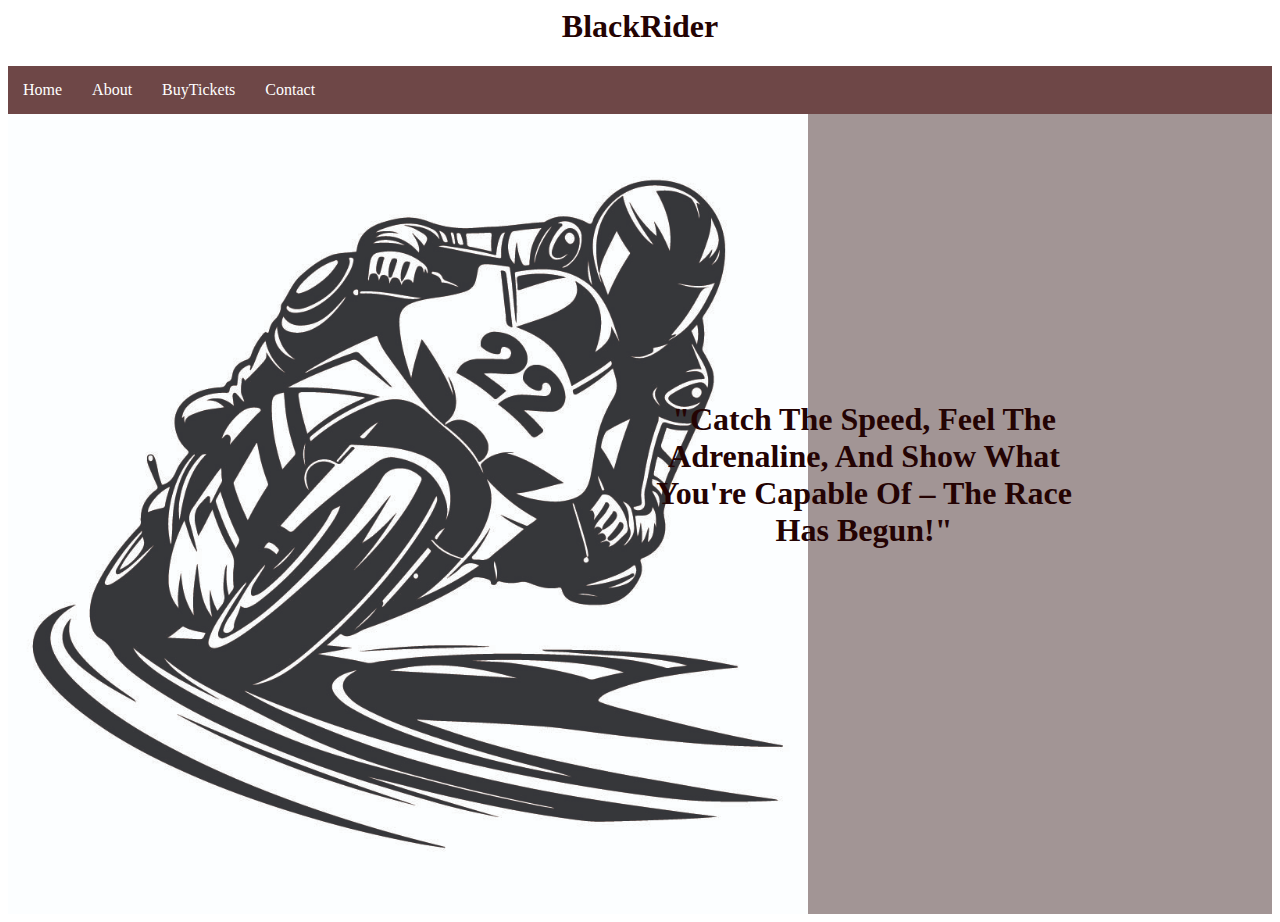
<file: index.html>
<html>
  <head>
    <title>BlackRider</title>
    <meta charset="UTF-8">
    <link rel="stylesheet" href="css/index.css">
  </head>
  <body>
    <h1>BlackRider</h1>
    <nav class="navbar">
    <ul >
      <li><a href="/home.html">Home</a></li>
      <li><a href="/about.html">About</a></li>
      <li><a href="/offers.html">BuyTickets</a></li>
      <li><a href="/contact.html">Contact</a></li>
  </ul>
  </nav>
  <div class="img"> 
    <img src="img/index2.jpg" alt="image" width="800px">
    
  </div>
  <div class="paragraf">
    <h1>"Catch the speed, feel the adrenaline,
      and show what you're capable of –
      the race has begun!"
      
      </h1>
  </div>
  <footer class="footer">
    <div></div>
  </footer>
  </body>
</html>
</file>
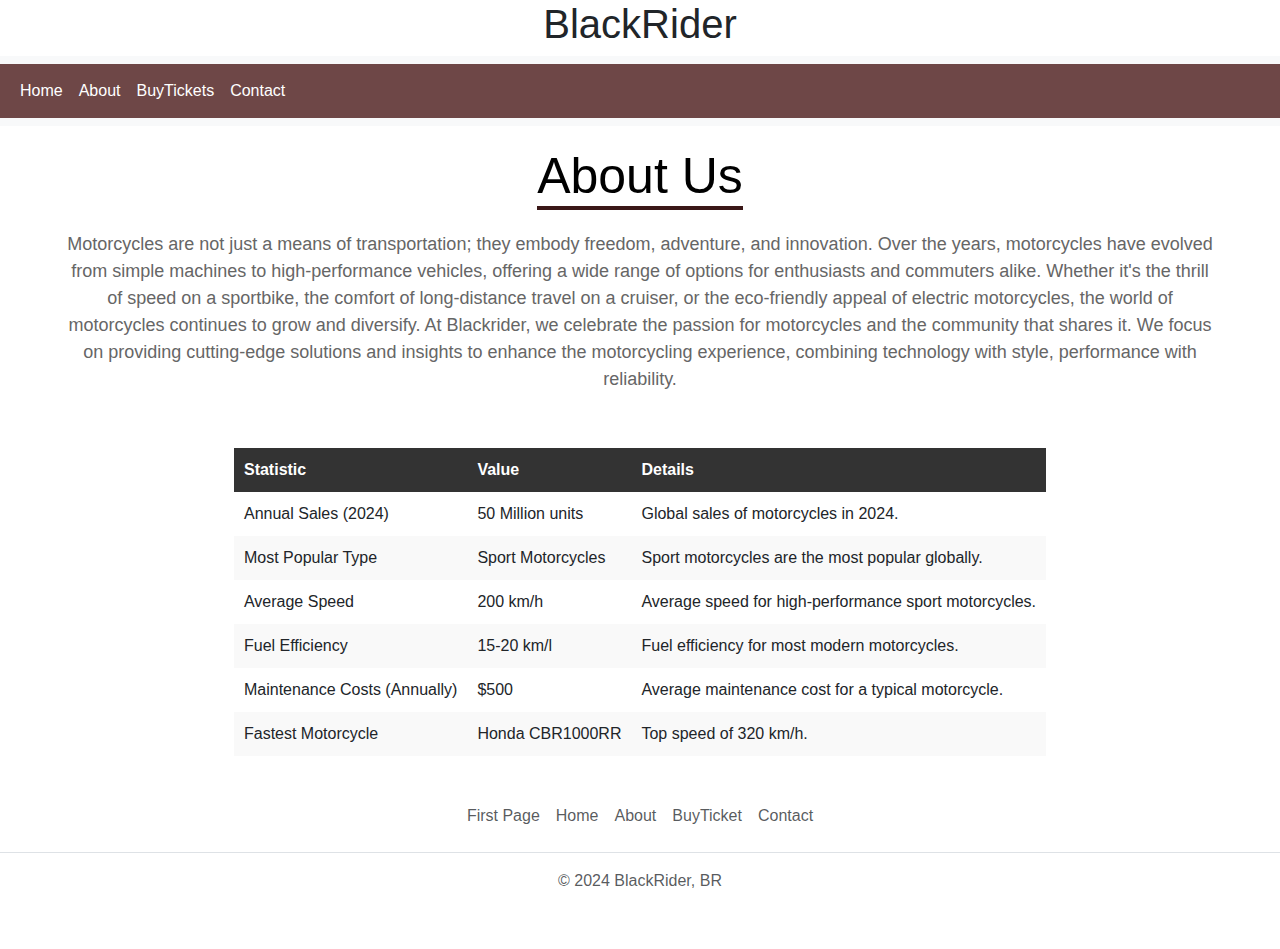
<file: about.html>
<!DOCTYPE html>
<html lang="en">
<head>
    <title>BlackRider</title>
  <meta charset="UTF-8">
  <meta name="viewport" content="width=device-width, initial-scale=1.0">
  <link rel="stylesheet" href="css/about.css">
  <link href="https://cdn.jsdelivr.net/npm/bootstrap@5.3.3/dist/css/bootstrap.min.css" rel="stylesheet" integrity="sha384-QWTKZyjpPEjISv5WaRU9OFeRpok6YctnYmDr5pNlyT2bRjXh0JMhjY6hW+ALEwIH" crossorigin="anonymous">
</head>
<body>
  <h1>BlackRider</h1>
  <nav class="navbar navbar-expand-lg bg-body-tertiary">
    <div class="container-fluid">
      <button class="navbar-toggler" type="button" data-bs-toggle="collapse" data-bs-target="#navbarNav" aria-controls="navbarNav" aria-expanded="false" aria-label="Toggle navigation">
        <span class="navbar-toggler-icon"></span>
      </button>
      <div class="collapse navbar-collapse" id="navbarNav">
        <ul class="navbar-nav">
          <li class="nav-item">
            <a class="nav-link "  href="home.html">Home</a>
          </li>
          <li class="nav-item">
            <a class="nav-link" href="about.html">About</a>
          </li>
          <li class="nav-item">
            <a class="nav-link" href="offers.html">BuyTickets</a>
          </li>
          <li class="nav-item">
            <a class="nav-link " href="contact.html">Contact</a>
          </li>
        </ul>
      </div>
    </div>
  </nav>  
 
  <div class="heading">
    <h1>About Us</h1>
    <p>Motorcycles are not just a means of transportation; they embody freedom, adventure, and innovation. Over the years, motorcycles have evolved from simple machines to high-performance vehicles, offering a wide range of options for enthusiasts and commuters alike. Whether it's the thrill of speed on a sportbike, the comfort of long-distance travel on a cruiser, or the eco-friendly appeal of electric motorcycles, the world of motorcycles continues to grow and diversify.

      At Blackrider, we celebrate the passion for motorcycles and the community that shares it. We focus on providing cutting-edge solutions and insights to enhance the motorcycling experience, combining technology with style, performance with reliability.
      
      </p>
  </div>
  <div >
    <table class="center">
      <thead>
          <tr>
              <th>Statistic</th>
              <th>Value</th>
              <th>Details</th>
          </tr>
      </thead>
      <tbody>
          <tr>
              <td>Annual Sales (2024)</td>
              <td>50 Million units</td>
              <td>Global sales of motorcycles in 2024.</td>
          </tr>
          <tr>
              <td>Most Popular Type</td>
              <td>Sport Motorcycles</td>
              <td>Sport motorcycles are the most popular globally.</td>
          </tr>
          <tr>
              <td>Average Speed</td>
              <td>200 km/h</td>
              <td>Average speed for high-performance sport motorcycles.</td>
          </tr>
          <tr>
              <td>Fuel Efficiency</td>
              <td>15-20 km/l</td>
              <td>Fuel efficiency for most modern motorcycles.</td>
          </tr>
          <tr>
              <td>Maintenance Costs (Annually)</td>
              <td>$500</td>
              <td>Average maintenance cost for a typical motorcycle.</td>
          </tr>
          <tr>
              <td>Fastest Motorcycle</td>
              <td>Honda CBR1000RR</td>
              <td>Top speed of 320 km/h.</td>
          </tr>
      </tbody>
  </table>
  </div>
</div>
<footer class="py-3 my-4">
    <ul class="nav justify-content-center border-bottom pb-3 mb-3">
      <li class="nav-item"><a href="index.html" class="nav-link px-2 text-body-secondary">First Page</a></li>
      <li class="nav-item"><a href="home.html" class="nav-link px-2 text-body-secondary">Home</a></li>
      <li class="nav-item"><a href="about.html" class="nav-link px-2 text-body-secondary">About</a></li>
      <li class="nav-item"><a href="offers.html" class="nav-link px-2 text-body-secondary">BuyTicket</a></li>
      <li class="nav-item"><a href="contact.html" class="nav-link px-2 text-body-secondary">Contact</a></li>
    </ul>
    <p class="text-center text-body-secondary">&copy; 2024 BlackRider, BR</p>
  </footer>
</body>
</html>
</file>
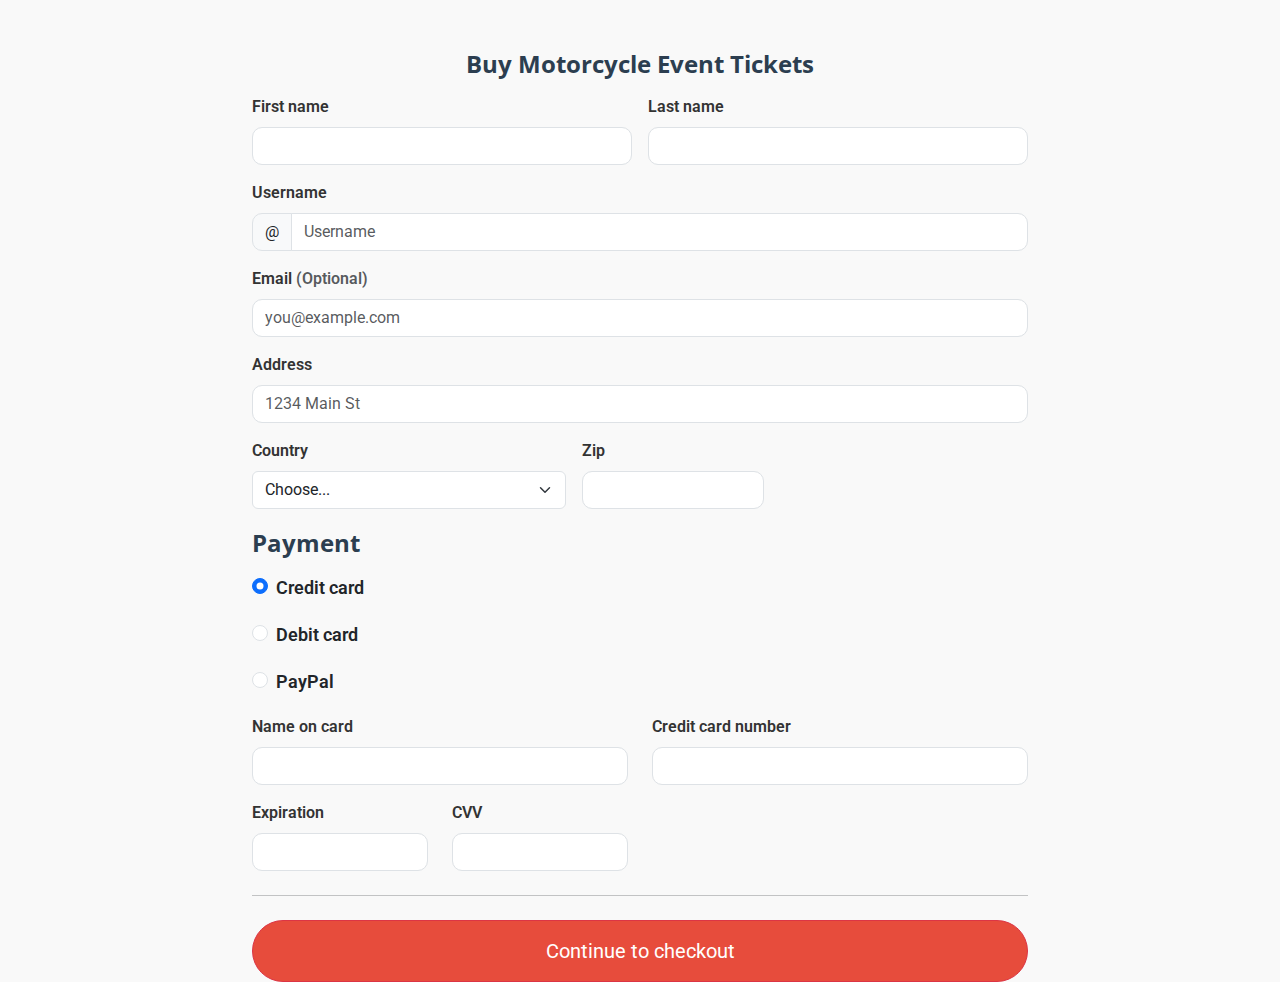
<file: ticekts.html>
<!DOCTYPE html>
<html lang="en">
<head>
  <title>BlackRider</title>
  <meta charset="UTF-8">
  <meta name="viewport" content="width=device-width, initial-scale=1.0">
  <title>Motorcycle Event Checkout</title>
  <link href="https://fonts.googleapis.com/css2?family=Roboto:wght@400;700&family=Open+Sans:wght@300;400;600&display=swap" rel="stylesheet">
  <link href="https://cdn.jsdelivr.net/npm/bootstrap@5.3.0-alpha1/dist/css/bootstrap.min.css" rel="stylesheet">

  <style>
    body {
      background-color: #f9f9f9;
      font-family: 'Roboto', sans-serif;
    }

    .container {
      max-width: 800px;
      margin-top: 50px;
    }

    h4 {
      font-family: 'Open Sans', sans-serif;
      font-weight: 700;
      color: #2c3e50;
    }

    .form-control {
      border-radius: 10px;
    }

    .form-label {
      font-weight: 600;
      color: #333;
    }

    .btn-outline-danger {
      background-color: #e74c3c;
      color: white;
      border-radius: 50px;
      padding: 15px;
      transition: all 0.3s ease;
    }

    .btn-outline-danger:hover {
      background-color: #c0392b;
      box-shadow: 0 5px 15px rgba(0, 0, 0, 0.1);
    }

    .payment-methods .form-check {
      margin-bottom: 20px;
    }

    .payment-methods label {
      font-weight: 600;
      font-size: 18px;
    }

    .input-group-text {
      border-radius: 10px 0 0 10px;
    }

    .row {
      margin-bottom: 20px;
    }

    .footer {
      background-color: #2c3e50;
      color: #fff;
      text-align: center;
      padding: 10px;
      margin-top: 50px;
    }

    .footer a {
      color: #ecf0f1;
      text-decoration: none;
    }
  </style>
</head>
<body>

<div class="container">
  <main>
    <h4 class="mb-3 text-center">Buy Motorcycle Event Tickets</h4>
    <form class="needs-validation" novalidate>
      <div class="row g-3">
        <div class="col-sm-6">
          <label for="firstName" class="form-label">First name</label>
          <input type="text" class="form-control" id="firstName" placeholder="" value="" required>
          <div class="invalid-feedback">Valid first name is required.</div>
        </div>

        <div class="col-sm-6">
          <label for="lastName" class="form-label">Last name</label>
          <input type="text" class="form-control" id="lastName" placeholder="" value="" required>
          <div class="invalid-feedback">Valid last name is required.</div>
        </div>

        <div class="col-12">
          <label for="username" class="form-label">Username</label>
          <div class="input-group has-validation">
            <span class="input-group-text">@</span>
            <input type="text" class="form-control" id="username" placeholder="Username" required>
            <div class="invalid-feedback">Your username is required.</div>
          </div>
        </div>

        <div class="col-12">
          <label for="email" class="form-label">Email <span class="text-body-secondary">(Optional)</span></label>
          <input type="email" class="form-control" id="email" placeholder="you@example.com">
          <div class="invalid-feedback">Please enter a valid email address for shipping updates.</div>
        </div>

        <div class="col-12">
          <label for="address" class="form-label">Address</label>
          <input type="text" class="form-control" id="address" placeholder="1234 Main St" required>
          <div class="invalid-feedback">Please enter your shipping address.</div>
        </div>

        <div class="col-md-5">
          <label for="country" class="form-label">Country</label>
          <select class="form-select" id="country" required>
            <option value="">Choose...</option>
            <option>United States</option>
            <option>Albania</option>
            <option>Kosovo</option>
            <option>Germany</option>
            <option>Austria</option>
            <option>Serbia</option>
          </select>
          <div class="invalid-feedback">Please select a valid country.</div>
        </div>

        <div class="col-md-3">
          <label for="zip" class="form-label">Zip</label>
          <input type="text" class="form-control" id="zip" placeholder="" required>
          <div class="invalid-feedback">Zip code required.</div>
        </div>
      </div>

      <h4 class="mb-3">Payment</h4>
      <div class="payment-methods">
        <div class="form-check">
          <input id="credit" name="paymentMethod" type="radio" class="form-check-input" checked required>
          <label class="form-check-label" for="credit">Credit card</label>
        </div>
        <div class="form-check">
          <input id="debit" name="paymentMethod" type="radio" class="form-check-input" required>
          <label class="form-check-label" for="debit">Debit card</label>
        </div>
        <div class="form-check">
          <input id="paypal" name="paymentMethod" type="radio" class="form-check-input" required>
          <label class="form-check-label" for="paypal">PayPal</label>
        </div>
      </div>

      <div class="row gy-3">
        <div class="col-md-6">
          <label for="cc-name" class="form-label">Name on card</label>
          <input type="text" class="form-control" id="cc-name" placeholder="" required>
          <div class="invalid-feedback">Name on card is required</div>
        </div>

        <div class="col-md-6">
          <label for="cc-number" class="form-label">Credit card number</label>
          <input type="text" class="form-control" id="cc-number" placeholder="" required>
          <div class="invalid-feedback">Credit card number is required</div>
        </div>

        <div class="col-md-3">
          <label for="cc-expiration" class="form-label">Expiration</label>
          <input type="text" class="form-control" id="cc-expiration" placeholder="" required>
          <div class="invalid-feedback">Expiration date required</div>
        </div>

        <div class="col-md-3">
          <label for="cc-cvv" class="form-label">CVV</label>
          <input type="text" class="form-control" id="cc-cvv" placeholder="" required>
          <div class="invalid-feedback">Security code required</div>
        </div>
      </div>

      <hr class="my-4">

      <button class="w-100 btn btn-outline-danger btn-lg" type="submit">Continue to checkout</button>
    </form>
  </main>
</div>


<script src="https://cdn.jsdelivr.net/npm/bootstrap@5.3.0-alpha1/dist/js/bootstrap.bundle.min.js"></script>
</body>
</html>
</file>
<file: css/index.css>
h1{
  text-align: center;
  text-transform: capitalize;
  color: rgb(36, 3, 3);
 font-size: xx-large;
}
.navbar ul{
  list-style-type: none;
  background-color: rgb(110, 71, 71);
  padding: 0px;
  margin: 0px;
  overflow: hidden;
}
.navbar a{
  color: white;
  text-decoration: none;
  padding: 15px;
  display: block;
  text-align: center;
}
.navbar a:hover{
  background-color: rgb(100, 83, 83);
}
.navbar li{
  float: left;
}
.paragraf{
 float: right;
  color: black;
  position:absolute;
top: 20%;
left: 35%;
padding: 200px;
 }
 .img{
  background-color: rgb(162, 149, 149);
 }
</file>
<file: css/about.css>
h1{
  text-align: center;
  text-transform: capitalize;
  color: rgb(36, 3, 3);
 font-size:xx-large;
}
.navbar ul{
  list-style-type: none;
  background-color: rgb(110, 71, 71);
  padding: 0px;
  margin: 0px;
  overflow: hidden;
}
.navbar a{
  color: white;
  text-decoration: none;
  padding: 15px;
  display: block;
  text-align: center;
}
.navbar a:hover{
  background-color: rgb(100, 83, 83);
}
.navbar li{
  float: left;
}
.paragraf{
 float: right;
  color: black;
  position:absolute;
top: 20%;
left: 35%;
padding: 200px;
 }
 .img{
  background-color: rgb(162, 149, 149);
 }
 *{
  margin: 0px;
  padding: 0px;
  box-sizing: border-box;
  font-family: 'Roboto', sans-serif;
 }
 body{
  background-color: #f2f2f2;
 }
 .heading{
  width: 90%;
  display: flex;
  justify-content: center;
  align-items: center;
  flex-direction: column;
  text-align: center;
  margin: 20px auto;
 }
 .heading h1{
  font-size: 50px;
  color: #000;
  margin-bottom: 25px;
  position: relative;
 }
 .heading h1::after{
  content: "";
  position: absolute;
  width: 100%;
  height: 4px;
  display: block;
  margin: 0 auto;
  background-color: #3a1717;
 }
 .heading p{
  font-size: 18px;
  color: #666;
  margin-bottom: 35px;
 }
 .container{
  width: 90%;
  margin: 0 auto;
  padding: 10px 20px;
 }
 .about{
  display: flex;
  justify-content: space-between;
  align-items: center;
  flex-wrap: wrap;
 }
 .about-image{
  flex: 1;
  margin-right: 40px;
  overflow: hidden;
 }
 .about-image img{
  max-width: 100%;
  height: auto;
  display: block;
  transition: 0.5s ease;
 }
 .about-image:hover img{
  transform: scale(1.2);
 }
 .about-content{
  flex: 1;
 }
 th, td {
  padding: 10px;
  text-align: left;
  border: 1px solid #ddd;
}
th {
  background-color: #333;
  color: white;
}
tr:nth-child(even) {
  background-color: #f9f9f9;
}
.center{
  margin-left: auto;
  margin-right: auto;
}
.navbar{
  background-color: rgb(110, 71, 71) ;
}
.container-fluid{
  background-color: rgb(110, 71, 71);
}
</file>
